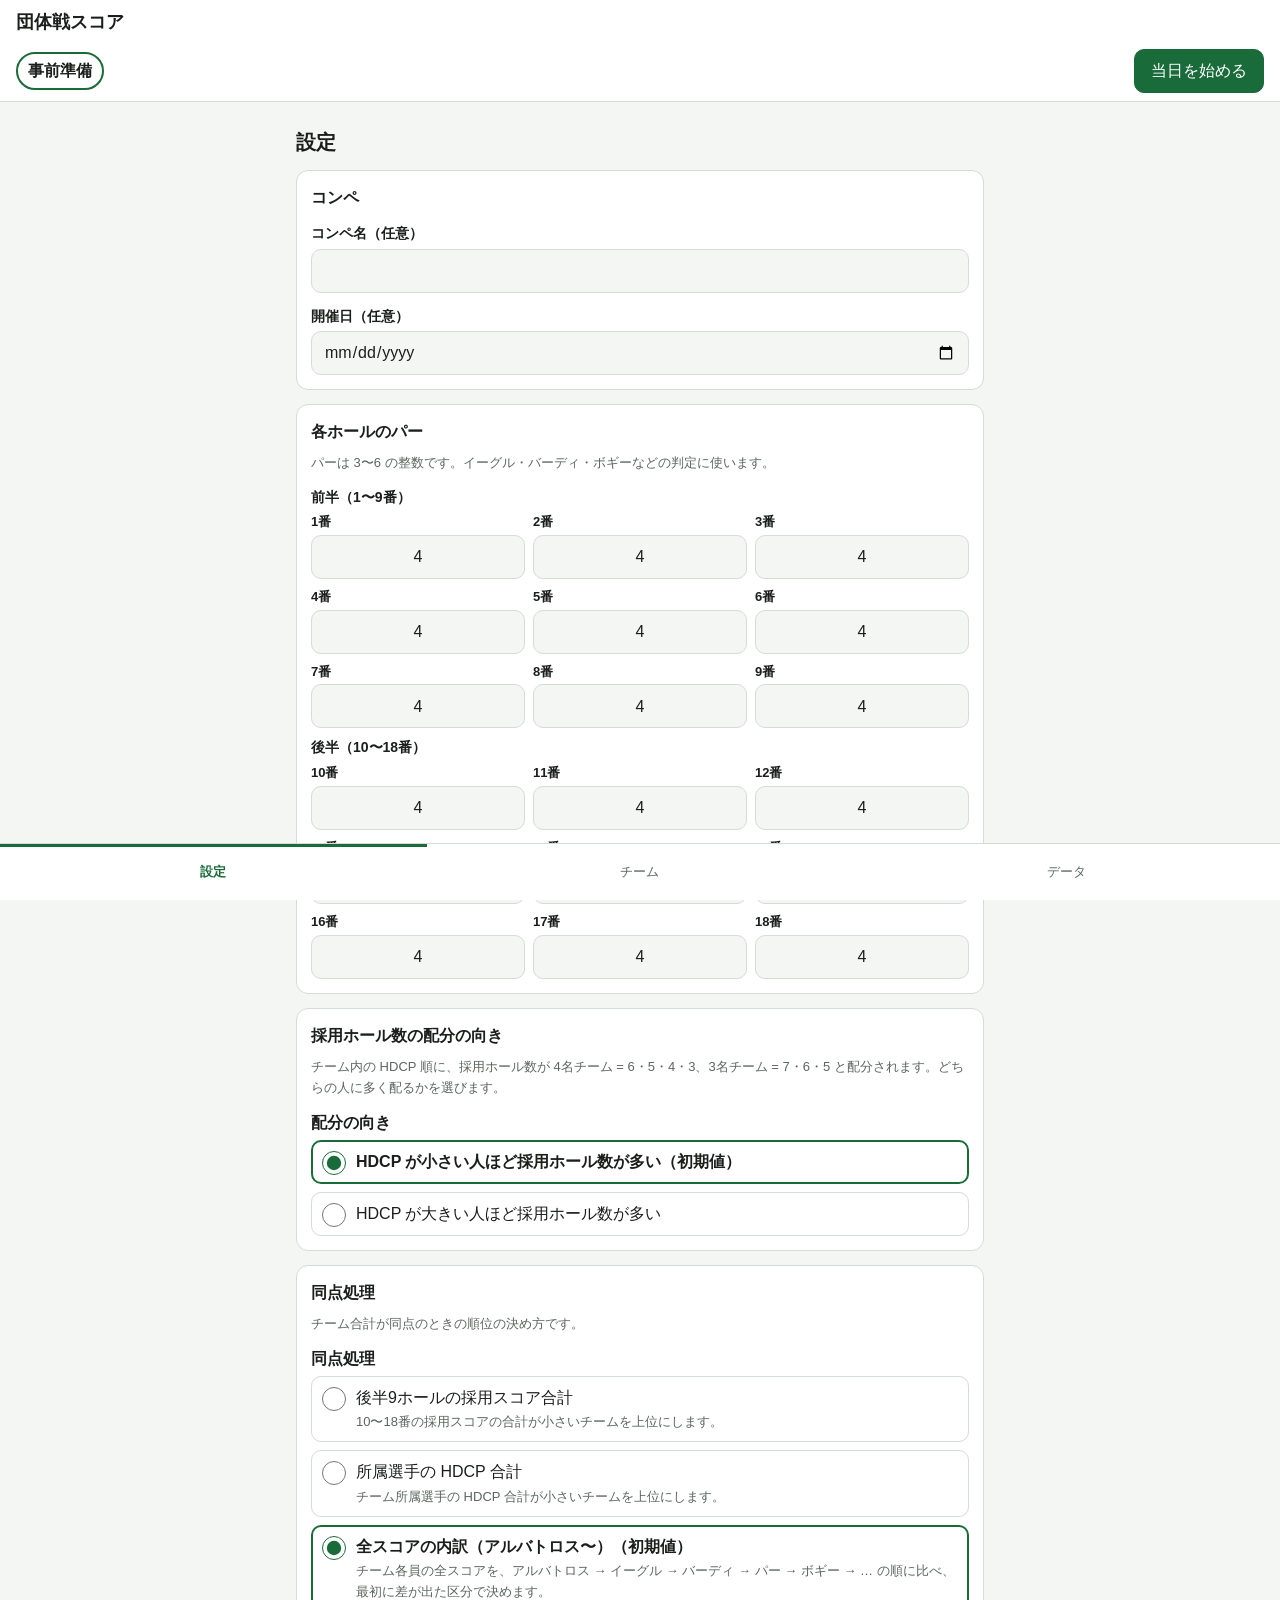
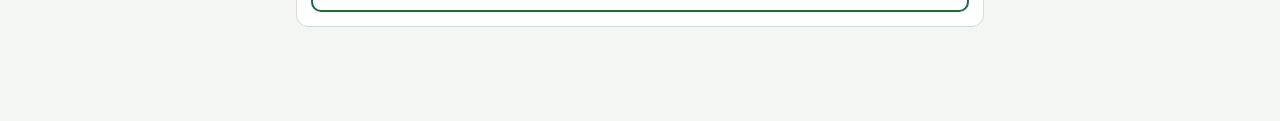
<file: index.html>
<!doctype html>
<html lang="ja">
<head>
  <meta charset="utf-8">
  <meta name="viewport" content="width=device-width, initial-scale=1, viewport-fit=cover">
  <meta http-equiv="Content-Security-Policy" content="default-src 'self'; img-src 'self' data: blob:; style-src 'self'; script-src 'self'; connect-src 'self'; object-src 'none'; base-uri 'none'; form-action 'none'">
  <meta name="theme-color" content="#1a6b3a">
  <meta name="apple-mobile-web-app-capable" content="yes">
  <meta name="mobile-web-app-capable" content="yes">
  <meta name="apple-mobile-web-app-title" content="団体戦">
  <meta name="apple-mobile-web-app-status-bar-style" content="default">
  <link rel="manifest" href="manifest.webmanifest">
  <link rel="apple-touch-icon" href="icons/icon-180.png">
  <title>団体戦スコア</title>
  <link rel="stylesheet" href="css/style.css">
  <link rel="stylesheet" href="css/settings.css">
  <link rel="stylesheet" href="css/teams.css">
  <link rel="stylesheet" href="css/input.css">
  <link rel="stylesheet" href="css/assign.css">
  <link rel="stylesheet" href="css/ranking.css">
  <link rel="stylesheet" href="css/data.css">
  <link rel="stylesheet" href="css/import.css">
</head>
<body>
  <header class="app-header">
    <h1 class="app-title">団体戦スコア</h1>
    <span id="save-status" class="save-status" role="status"></span>
  </header>

  <div id="banner" class="banner" role="alert" hidden></div>
  <div id="update-banner" class="banner" role="status" hidden></div>

  <main id="screen" class="screen" tabindex="-1"></main>

  <nav id="tabs" class="tabs" aria-label="画面の切り替え"></nav>

  <noscript><p class="banner">このアプリは JavaScript が必要です。</p></noscript>
  <script type="module" src="js/main.js"></script>
</body>
</html>
</file>
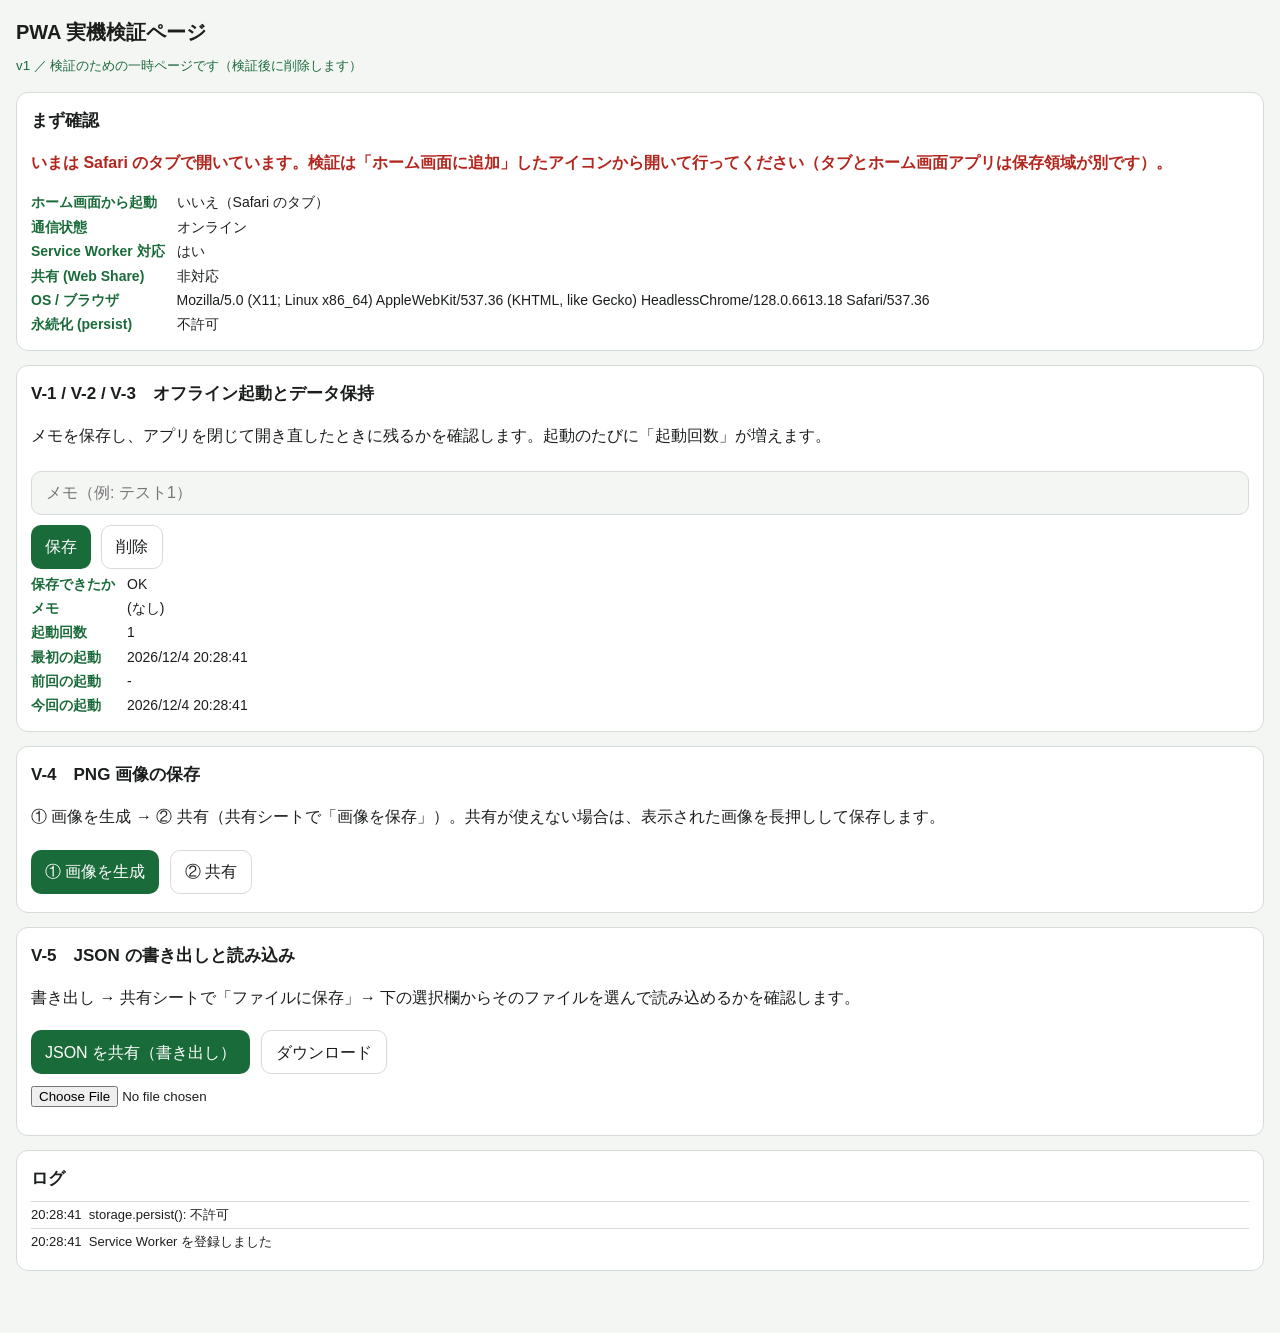
<file: spike/index.html>
<!doctype html>
<html lang="ja">
<head>
  <meta charset="utf-8">
  <meta name="viewport" content="width=device-width, initial-scale=1, viewport-fit=cover">
  <meta name="apple-mobile-web-app-capable" content="yes">
  <meta name="apple-mobile-web-app-title" content="検証">
  <meta name="theme-color" content="#1a6b3a">
  <link rel="manifest" href="manifest.webmanifest">
  <link rel="apple-touch-icon" href="icon-180.png">
  <title>PWA 実機検証</title>
  <style>
    :root { --bg:#f4f6f4; --fg:#1b1f1c; --card:#fff; --accent:#1a6b3a; --line:#d5dbd6; --ng:#b3261e; }
    @media (prefers-color-scheme: dark) {
      :root { --bg:#141714; --fg:#e8ece9; --card:#1e231f; --accent:#4cc27e; --line:#34403a; --ng:#ff8a80; }
    }
    * { box-sizing: border-box; }
    body { margin:0; padding:16px; padding-bottom:48px; background:var(--bg); color:var(--fg);
      font:16px/1.6 -apple-system, "Hiragino Sans", sans-serif; }
    h1 { font-size:20px; margin:0 0 4px; }
    h2 { font-size:17px; margin:0 0 8px; }
    .card { background:var(--card); border:1px solid var(--line); border-radius:12px; padding:14px; margin:14px 0; }
    button, .btn, input[type=text] { font:inherit; min-height:44px; border-radius:10px; border:1px solid var(--line); padding:0 14px; }
    button, .btn { background:var(--accent); color:#fff; border:0; margin:4px 6px 4px 0; display:inline-flex; align-items:center; }
    button.sub { background:transparent; color:var(--fg); border:1px solid var(--line); }
    input[type=text] { width:100%; background:var(--bg); color:var(--fg); margin:6px 0; }
    input[type=file] { margin:8px 0; max-width:100%; }
    dl { margin:0; display:grid; grid-template-columns:auto 1fr; gap:2px 12px; font-size:14px; }
    dt { color:var(--accent); font-weight:600; }
    dd { margin:0; word-break:break-all; }
    pre, #log { font-size:13px; white-space:pre-wrap; word-break:break-all; margin:6px 0 0; }
    #log div { border-top:1px solid var(--line); padding:3px 0; }
    img { max-width:100%; border:1px solid var(--line); border-radius:8px; margin-top:8px; }
    small { color:var(--accent); }
    .warn { color:var(--ng); font-weight:600; }
  </style>
</head>
<body>
  <h1>PWA 実機検証ページ</h1>
  <small>v1 ／ 検証のための一時ページです（検証後に削除します）</small>

  <div class="card">
    <h2>まず確認</h2>
    <p id="mode-hint" class="warn"></p>
    <dl id="env"></dl>
  </div>

  <div class="card">
    <h2>V-1 / V-2 / V-3　オフライン起動とデータ保持</h2>
    <p>メモを保存し、アプリを閉じて開き直したときに残るかを確認します。起動のたびに「起動回数」が増えます。</p>
    <input id="note" type="text" placeholder="メモ（例: テスト1）" autocomplete="off">
    <button id="save">保存</button>
    <button id="clear" class="sub">削除</button>
    <dl id="state"></dl>
  </div>

  <div class="card">
    <h2>V-4　PNG 画像の保存</h2>
    <p>① 画像を生成 → ② 共有（共有シートで「画像を保存」）。共有が使えない場合は、表示された画像を長押しして保存します。</p>
    <button id="png-make">① 画像を生成</button>
    <button id="png-share" class="sub">② 共有</button>
    <div id="png-out"></div>
  </div>

  <div class="card">
    <h2>V-5　JSON の書き出しと読み込み</h2>
    <p>書き出し → 共有シートで「ファイルに保存」→ 下の選択欄からそのファイルを選んで読み込めるかを確認します。</p>
    <button id="json-share">JSON を共有（書き出し）</button>
    <button id="json-dl" class="sub">ダウンロード</button>
    <div><input id="json-file" type="file" accept=".json,application/json"></div>
    <pre id="json-out"></pre>
  </div>

  <div class="card">
    <h2>ログ</h2>
    <div id="log"></div>
  </div>

  <script src="spike.js"></script>
</body>
</html>
</file>
<file: css/style.css>
/* 色はトークンで定義し、ダークモードでは同じ名前を再定義する */
:root {
  --bg: #f4f6f4;
  --fg: #1b1f1c;
  --muted: #5b665f;
  --card: #ffffff;
  --accent: #1a6b3a;
  --accent-fg: #ffffff;
  --line: #d5dbd6;
  --ng: #b3261e;
  --ng-bg: #fdecea;
  --warn-bg: #fff4d6;
  --tab-h: 56px;
}

@media (prefers-color-scheme: dark) {
  :root {
    --bg: #141714;
    --fg: #e8ece9;
    --muted: #9aa69e;
    --card: #1e231f;
    --accent: #4cc27e;
    --accent-fg: #0d1f14;
    --line: #34403a;
    --ng: #ff8a80;
    --ng-bg: #3a1f1d;
    --warn-bg: #3a3218;
  }
}

* { box-sizing: border-box; }

html { -webkit-text-size-adjust: 100%; }

/* 短い間隔で続けて押すと「ダブルタップで拡大」と判定されて操作が中断されるため、その拡大だけを止める。
   ピンチでの拡大は残す（viewport に user-scalable=no は付けない）。
   入力欄の文字は 16px 以上に保つこと（iOS はそれ未満だと、フォーカス時に自動で拡大する） */
html, body, button, a, input, select, textarea, label, summary, [role="button"] { touch-action: manipulation; }

body {
  margin: 0;
  background: var(--bg);
  color: var(--fg);
  font: 16px/1.6 -apple-system, "Hiragino Sans", "Yu Gothic", sans-serif;
  /* 下のタブバーに内容が隠れないようにする */
  padding-bottom: calc(var(--tab-h) + env(safe-area-inset-bottom));
  overflow-x: hidden;
}

/* ---- ヘッダー ---- */
.app-header {
  position: sticky;
  top: 0;
  z-index: 10;
  display: flex;
  align-items: center;
  justify-content: space-between;
  gap: 12px;
  padding: calc(env(safe-area-inset-top) + 8px) calc(16px + env(safe-area-inset-right)) 8px calc(16px + env(safe-area-inset-left));
  background: var(--card);
  border-bottom: 1px solid var(--line);
}
.app-title { margin: 0; font-size: 18px; }
.save-status { font-size: 13px; color: var(--muted); white-space: nowrap; }
.save-status.is-error { color: var(--ng); font-weight: 600; }

/* ---- お知らせ ---- */
.banner {
  margin: 0;
  padding: 10px calc(16px + env(safe-area-inset-right)) 10px calc(16px + env(safe-area-inset-left));
  background: var(--warn-bg);
  border-bottom: 1px solid var(--line);
  font-size: 14px;
}
.banner[hidden] { display: none; }
.banner.is-error { background: var(--ng-bg); color: var(--ng); }

/* ---- 画面 ---- */
.screen {
  max-width: 720px;
  margin: 0 auto;
  padding: 16px calc(16px + env(safe-area-inset-right)) 24px calc(16px + env(safe-area-inset-left));
  outline: none;
}
.screen h2 { margin: 0 0 12px; font-size: 20px; }
.screen p { margin: 0 0 12px; }
.muted { color: var(--muted); font-size: 14px; }

.card {
  background: var(--card);
  border: 1px solid var(--line);
  border-radius: 12px;
  padding: 14px;
  margin: 0 0 14px;
}

/* 表は幅が足りなければ表の中だけ横にスクロールさせる（画面全体は横スクロールさせない） */
.table-wrap { overflow-x: auto; -webkit-overflow-scrolling: touch; }

/* ---- ボタン ---- */
button, .btn {
  min-height: 44px;
  min-width: 44px;
  padding: 0 16px;
  border: 1px solid var(--line);
  border-radius: 10px;
  background: var(--card);
  color: var(--fg);
  font: inherit;
  cursor: pointer;
}
button.primary { background: var(--accent); color: var(--accent-fg); border-color: var(--accent); }
button.danger { color: var(--ng); border-color: var(--ng); }
button:disabled { opacity: 0.5; cursor: default; }
button:focus-visible, a:focus-visible, input:focus-visible, select:focus-visible { outline: 3px solid var(--accent); outline-offset: 2px; }

input, select {
  min-height: 44px;
  padding: 0 12px;
  border: 1px solid var(--line);
  border-radius: 10px;
  background: var(--bg);
  color: var(--fg);
  font: inherit;
  max-width: 100%;
}

/* 日付の入力欄: iPhone の Safari は、標準の見た目のままだと幅の指定が効かず、枠からはみ出す。
   標準の見た目を外し、幅を親に合わせる（日付の選択画面は、これまでどおり開く） */
input[type="date"] {
  -webkit-appearance: none;
  appearance: none;
  box-sizing: border-box;
  width: 100%;
  min-width: 0;
  text-align: left;
}
input[type="date"]::-webkit-date-and-time-value { text-align: left; min-width: 0; }
input[type="date"]::-webkit-datetime-edit { padding: 0; }

/* ---- 共通の部品（各画面で共有する）---- */

/* 縦に並べる・横に並べる（折り返す） */
.stack > * + * { margin-top: 12px; }
.row { display: flex; flex-wrap: wrap; align-items: center; gap: 8px; }
.row.between { justify-content: space-between; }
.grow { flex: 1 1 0; min-width: 0; }

/* 項目名つきの入力欄: <div class="field"><label>…</label><input>…<div class="error-text">…</div></div> */
.field { display: flex; flex-direction: column; gap: 4px; }
.field > label, .label { font-size: 14px; font-weight: 600; }
.field input, .field select { width: 100%; }
.field.is-invalid input, .field.is-invalid select { border-color: var(--ng); }
.error-text { color: var(--ng); font-size: 14px; }
.error-text:empty { display: none; }
.hint { color: var(--muted); font-size: 13px; }

/* 見出し付きのカード */
.card > h3 { margin: 0 0 8px; font-size: 16px; }

/* 状態を示す小さなラベル */
.badge {
  display: inline-block;
  padding: 0 8px;
  border-radius: 999px;
  border: 1px solid var(--line);
  font-size: 13px;
  line-height: 22px;
  white-space: nowrap;
}
.badge.ok { color: var(--accent); border-color: var(--accent); }
.badge.ng { color: var(--ng); border-color: var(--ng); }

/* 表（.table-wrap の中に置く） */
table.grid { border-collapse: collapse; width: 100%; font-variant-numeric: tabular-nums; }
table.grid th, table.grid td { padding: 6px 8px; border-bottom: 1px solid var(--line); text-align: center; white-space: nowrap; }
table.grid th { font-size: 13px; color: var(--muted); font-weight: 600; }
table.grid td.left, table.grid th.left { text-align: left; }

/* ---- 下のタブバー ---- */
.tabs {
  position: fixed;
  left: 0;
  right: 0;
  bottom: 0;
  z-index: 10;
  display: grid;
  grid-template-columns: repeat(5, 1fr);
  background: var(--card);
  border-top: 1px solid var(--line);
  padding-bottom: env(safe-area-inset-bottom);
}
.tabs button {
  min-height: var(--tab-h);
  padding: 0 2px;
  border: 0;
  border-radius: 0;
  background: none;
  color: var(--muted);
  font-size: 13px;
}
.tabs button[aria-current="page"] {
  color: var(--accent);
  font-weight: 700;
  box-shadow: inset 0 3px 0 var(--accent);
}

@media (min-width: 700px) {
  .screen { padding-top: 24px; }
}
</file>
<file: css/settings.css>
/* 設定画面の専用スタイル。共通の部品は style.css にある。ここには、この画面だけで使うクラスを書く */
.par-group { margin-top: 8px; }
.par-group > .label { display: block; margin-bottom: 4px; }
.par-grid { display: grid; grid-template-columns: repeat(3, minmax(0, 1fr)); gap: 8px; }
.par-cell { display: flex; flex-direction: column; gap: 2px; min-width: 0; }
.par-cell > label { font-size: 13px; font-weight: 600; }
.par-cell input { width: 100%; min-width: 0; text-align: center; padding: 0 4px; }
.par-cell.is-invalid input { border-color: var(--ng); border-width: 2px; }
.par-cell .error-text { font-size: 12px; }

.option-list { border: 0; margin: 0; padding: 0; min-width: 0; }
.option-list > legend { padding: 0; font-weight: 600; margin-bottom: 4px; }
.option { display: flex; align-items: flex-start; gap: 10px; min-height: 44px; padding: 8px 10px; border: 1px solid var(--line); border-radius: 10px; cursor: pointer; }
.option + .option { margin-top: 8px; }
.option input { flex: none; width: 24px; min-height: 24px; height: 24px; margin: 2px 0 0; padding: 0; accent-color: var(--accent); }
.option:has(input:checked) { border-color: var(--accent); border-width: 2px; padding: 7px 9px; font-weight: 600; }
.option-body { display: flex; flex-direction: column; gap: 2px; min-width: 0; }
.option-desc { font-weight: 400; font-size: 13px; color: var(--muted); }

.notice { padding: 10px 12px; border: 1px solid var(--accent); border-radius: 10px; font-weight: 600; }
.notice.is-error { border-color: var(--ng); color: var(--ng); }
.notice:empty { display: none; }
</file>
<file: css/teams.css>
/* チーム画面の専用スタイル。共通の部品は style.css にある。ここには、この画面だけで使うクラスを書く */
.team-card .t-head { align-items: flex-end; }
.team-card .t-head .grow { flex: 1 1 160px; }
.team-card .t-size { margin: 12px 0; }

/* 同 HDCP の順序が未指定・重複: 色だけでなく枠線・太字・記号で目立たせる */
.tie-warning {
  margin: 0 0 12px;
  padding: 10px 12px;
  border: 2px solid var(--ng);
  border-radius: 10px;
  background: var(--warn-bg);
  font-weight: 600;
}

.players .player {
  padding: 10px 0 0;
  border-top: 1px solid var(--line);
}
.players .player:first-child { border-top: 0; padding-top: 0; }
.player .t-line { margin-top: 8px; align-items: flex-end; }
.player .t-hdcp { flex: 0 1 120px; }
.player .t-tie { flex: 0 1 110px; }
.player .t-quota { align-self: center; }
.player .t-remove { margin-left: auto; }
.teams-notice { margin-bottom: 12px; }
.t-hint { margin: 12px 0 0; }
.t-add-team { width: 100%; }
</file>
<file: css/input.css>
/* 入力画面の専用スタイル。共通の部品は style.css にある。ここには、この画面だけで使うクラスを書く */

.input-progress { font-weight: 600; }
.input-progress .progress-text { font-variant-numeric: tabular-nums; }

.hole-head { display: flex; align-items: center; flex-wrap: wrap; gap: 8px; margin-bottom: 6px; }
.hole-head h3 { margin: 0; font-size: 18px; }
.hole-mark { font-size: 13px; color: var(--muted); }
.hole-mark.is-done { color: var(--accent); font-weight: 700; }

.score-cell { padding: 4px 0; border-top: 1px solid var(--line); }
.score-line { display: flex; align-items: center; justify-content: space-between; gap: 8px; }
.player-name { flex: 1 1 0; min-width: 0; overflow: hidden; text-overflow: ellipsis; white-space: nowrap; }
.score-ctrl { display: flex; align-items: center; gap: 6px; flex: none; }
.score-ctrl button.step { min-width: 48px; min-height: 48px; padding: 0; font-size: 22px; font-weight: 700; line-height: 1; }
.score-ctrl button.step[aria-disabled="true"] { opacity: 0.4; cursor: default; }
.score-input { width: 60px; min-width: 48px; min-height: 48px; padding: 0 4px; text-align: center; font-size: 20px; font-weight: 700; font-variant-numeric: tabular-nums; }
.score-input.is-invalid { border-color: var(--ng); border-width: 2px; }
.score-cell .error-text { margin: 0 0 4px; }

.sub-card h3 { margin: 0 0 8px; font-size: 16px; }
.sub-card td.num { font-variant-numeric: tabular-nums; font-weight: 600; }
.sub-card td.total { font-weight: 700; }
</file>
<file: css/assign.css>
/* 割当画面の専用スタイル。共通の部品は style.css にある。ここには、この画面だけで使うクラスを書く */

.assign-total { font-size: 16px; }
.assign-total-num { font-size: 22px; }
.assign-incomplete { margin: 0; font-size: 14px; font-weight: 600; color: var(--ng); }

.assign-table { min-width: 100%; }
.assign-table .assign-name { max-width: 7em; overflow: hidden; text-overflow: ellipsis; }

/* 左端の列（ホール番号・行の名前）は横スクロールしても見えるように固定する */
.assign-table .sticky-col {
  position: sticky;
  left: 0;
  z-index: 1;
  background: var(--card);
  color: var(--fg);
  box-shadow: 1px 0 0 var(--line);
}

/* 採用されたセル: 色に加え、● 記号・太字・枠線で示す */
.assign-table td.assign-cell { min-width: 56px; padding: 0; height: 44px; }
.assign-table td.assign-cell:not(:has(button)) { padding: 6px 8px; }
.assign-table td.is-adopted {
  font-weight: 700;
  color: var(--accent);
  background: var(--warn-bg);
  outline: 2px solid var(--accent);
  outline-offset: -2px;
}

.assign-cell-btn {
  display: block;
  width: 100%;
  min-width: 56px;
  min-height: 44px;
  padding: 0 6px;
  border: 0;
  border-radius: 0;
  background: transparent;
  color: inherit;
  font: inherit;
  font-weight: inherit;
  font-variant-numeric: tabular-nums;
}

.assign-table td.assign-adopted-col, .assign-table th.assign-adopted-col {
  border-left: 2px solid var(--line);
  font-weight: 700;
}

/* 小計・合計・採用数の行 */
.assign-table tr.assign-sum th, .assign-table tr.assign-sum td { font-weight: 700; border-top: 2px solid var(--line); }
.assign-table tr.assign-grand td { font-size: 17px; }

.assign-count.is-over, .assign-count.is-under { color: var(--ng); background: var(--ng-bg); }
.assign-count-mark { font-size: 12px; }
</file>
<file: css/ranking.css>
/* 順位画面の専用スタイル。共通の部品は style.css にある。ここには、この画面だけで使うクラスを書く */
.rk-caption { caption-side: top; text-align: left; font-weight: 600; padding: 0 0 8px; }
.rk-rank { min-width: 64px; }
.rk-rank-num { font-size: 18px; font-weight: 700; }
.rk-name { font-weight: 600; white-space: normal; word-break: break-all; }
.rk-total { font-weight: 700; }
.rk-has-reason td { border-bottom: 0; }
table.grid td.rk-reason { white-space: normal; font-size: 13px; color: var(--muted); padding-top: 0; }
.rk-provisional p { margin: 0; }
.rk-pending { border-top: 1px solid var(--line); padding-top: 8px; }
.rk-pending button { min-height: 44px; min-width: 44px; }
.rk-share-btn { min-height: 44px; width: 100%; }
.rk-share-status:empty { display: none; }
.rk-share-status { margin: 0; font-size: 14px; font-weight: 600; }
.rk-textarea { width: 100%; box-sizing: border-box; font: inherit; }
.rk-tiebreak { margin-top: 8px; }

/* ---- 結果の画像 ---- */
.rk-image-preview img { display: block; max-width: 100%; height: auto; border: 1px solid var(--line); border-radius: 8px; }
.rk-image-preview:empty { display: none; }
</file>
<file: css/data.css>
/* データ画面と、ヘッダーのモード表示の専用スタイル。共通の部品は style.css にある */
.notice { padding: 10px 12px; border: 1px solid var(--accent); border-radius: 10px; font-weight: 600; }
.notice.is-error { border-color: var(--ng); color: var(--ng); }
.notice:empty { display: none; }
.data-actions { display: flex; flex-direction: column; gap: 10px; }
.data-actions button { width: 100%; }

/* ---- ヘッダーのモード表示・切り替え（main.js が作る） ---- */
.app-header { flex-wrap: wrap; }
.mode-bar { flex-basis: 100%; display: flex; align-items: center; gap: 10px; }
.mode-bar .mode-label { font-weight: 700; padding: 4px 10px; border: 2px solid var(--accent); border-radius: 999px; white-space: nowrap; }
.mode-bar button { min-height: 44px; margin-left: auto; }

/* モードによってタブの数が変わる（3 または 5）ので、本数に関わらず均等に並べる */
.tabs { grid-template-columns: none; grid-auto-flow: column; grid-auto-columns: 1fr; }

/* ---- 当日を始められないときの点検の表示 ---- */
.mode-issues { margin: 0; padding: 10px calc(16px + env(safe-area-inset-right)) 10px calc(16px + env(safe-area-inset-left)); background: var(--warn-bg); border-bottom: 1px solid var(--line); font-size: 14px; }
.mode-issues[hidden] { display: none; }
.mode-issues h2 { margin: 0 0 6px; font-size: 15px; }
.mode-issues ul { margin: 0; padding: 0; list-style: none; display: flex; flex-direction: column; gap: 8px; }
.mode-issues li { display: flex; flex-direction: column; gap: 6px; align-items: flex-start; }
.mode-issues li .issue-text::before { content: '✕ '; font-weight: 700; color: var(--ng); }
.mode-issues button { min-height: 44px; }
</file>
<file: css/import.css>
/* 取込画面の専用スタイル。色は style.css のトークンだけを使う */

.im-steps { margin: 0; padding-left: 1.4em; }
.im-steps li + li { margin-top: 4px; }
.screen p.im-status { margin: 0; font-size: 14px; font-weight: 600; }
.screen p.im-status:empty { display: none; }
.screen p.im-privacy { margin: 0; padding: 10px; border: 1px solid var(--line); border-radius: 8px; background: var(--warn-bg); font-size: 13px; }

.im-textarea {
  display: block;
  width: 100%;
  padding: 10px 12px;
  border: 1px solid var(--line);
  border-radius: 10px;
  background: var(--bg);
  color: var(--fg);
  font: inherit;
  font-size: 16px;
  line-height: 1.5;
}
.im-textarea:focus-visible { outline: 3px solid var(--accent); outline-offset: 2px; }

.im-section { margin: 4px 0 0; font-size: 16px; }
.im-done { border-color: var(--accent); }

/* ---- 確認表のカード ---- */
.im-card.is-dup { border-color: var(--ng); border-width: 2px; }
.im-card.is-skipped { opacity: 0.85; }
.im-head { display: flex; align-items: flex-start; gap: 8px; }
.im-name { overflow-wrap: anywhere; }
.im-select { width: 100%; }

.im-badge {
  display: inline-block;
  padding: 0 8px;
  border: 1px solid var(--line);
  border-radius: 999px;
  font-size: 13px;
  font-weight: 700;
  line-height: 22px;
  white-space: nowrap;
}
.im-badge.is-matched, .im-badge.is-chosen { color: var(--accent); border-color: var(--accent); }
.im-badge.is-check { background: var(--warn-bg); }
.im-badge.is-unmatched, .im-badge.is-dup { color: var(--ng); border-color: var(--ng); background: var(--ng-bg); }
.im-badge.is-skip { color: var(--muted); }

/* 18 ホール: 6 列 × 3 段 */
.im-grid { display: grid; grid-template-columns: repeat(6, minmax(0, 1fr)); gap: 6px 4px; }
.im-cell { display: flex; flex-direction: column; align-items: stretch; gap: 1px; min-width: 0; }
.im-hole { font-size: 11px; line-height: 1.2; color: var(--muted); text-align: center; }
.im-input {
  width: 100%;
  min-width: 0;
  min-height: 44px;
  padding: 0 2px;
  text-align: center;
  font-size: 16px;
  font-variant-numeric: tabular-nums;
}
.im-input.is-empty { background: transparent; border-style: dashed; }
.im-input.is-invalid { border: 2px solid var(--ng); background: var(--ng-bg); }

.im-summary { font-size: 14px; }
.im-totals { font-variant-numeric: tabular-nums; }
.im-check { font-size: 13px; color: var(--muted); font-variant-numeric: tabular-nums; }
.im-check.is-ng { color: var(--ng); font-weight: 700; }
.im-msgs { margin: 0; }
.im-msgs p { margin: 4px 0 0; font-size: 14px; }
.im-msgs:empty { display: none; }
.im-warn { color: var(--fg); background: var(--warn-bg); border-radius: 6px; padding: 2px 6px; }
.im-overwrite { color: var(--muted); }
.im-copy-buttons { display: flex; flex-direction: column; gap: 8px; }
.im-copy-buttons button { width: 100%; }
/* 選手が選ばれていない行は取り込まれない: 取りこぼしに気づけるよう、警告として目立たせる */
.im-skip-note { color: var(--fg); background: var(--warn-bg); border-radius: 6px; padding: 6px 10px; font-weight: 600; }
#import-unselected { background: var(--warn-bg); }
#import-unselected p { margin: 0; font-weight: 600; }

.im-dup { border-color: var(--ng); background: var(--ng-bg); }
.im-dup ul, .im-missing, .im-ignored ul { margin: 6px 0; padding-left: 1.4em; font-size: 14px; overflow-wrap: anywhere; }
.im-ignored { font-size: 13px; color: var(--muted); }
.im-ignored summary { min-height: 44px; display: flex; align-items: center; cursor: pointer; }
.im-reason { margin: 0; }
</file>
